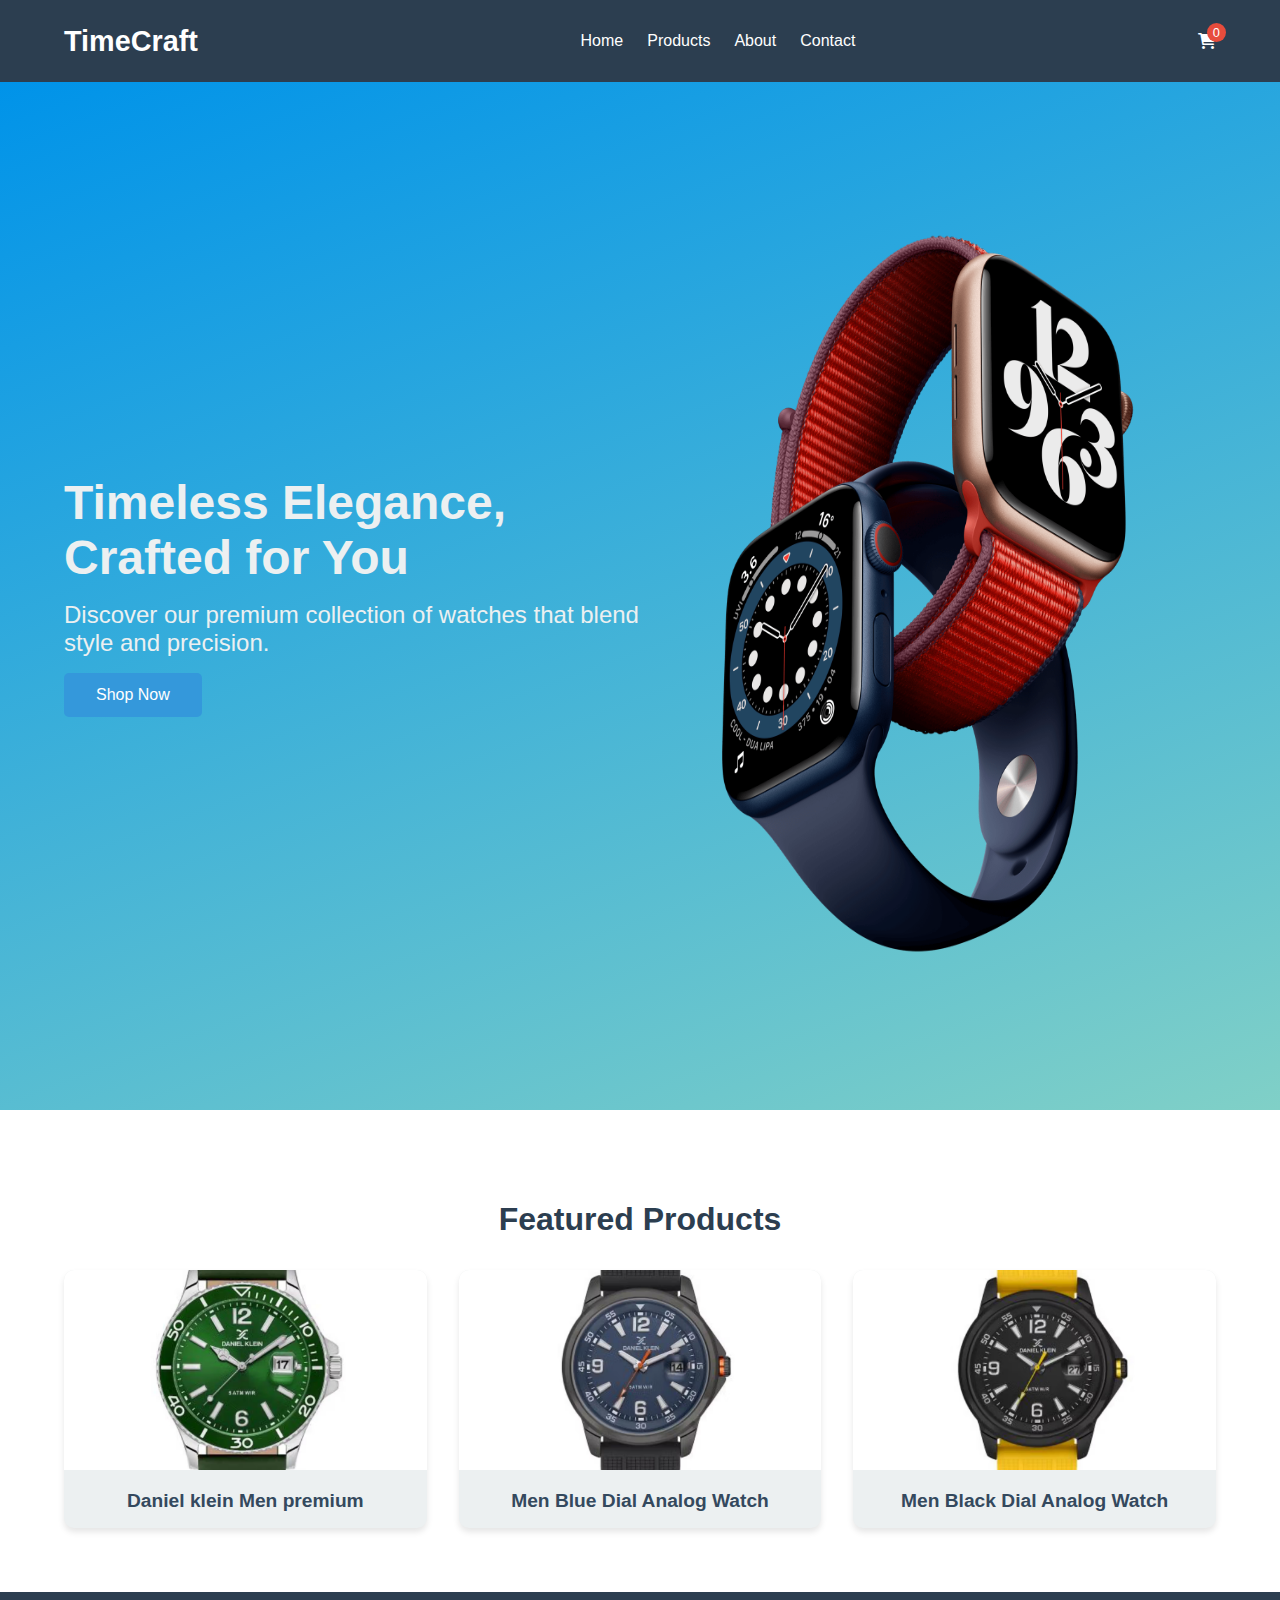
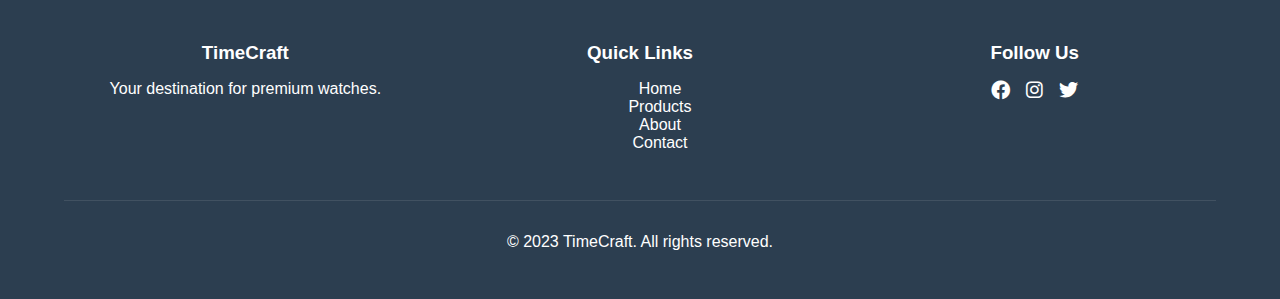
<file: index.html>
<!DOCTYPE html>
<html lang="en">
<head>
    <meta charset="UTF-8">
    <meta name="viewport" content="width=device-width, initial-scale=1.0">
    <title>TimeCraft - Premium Watches</title>
    <link rel="stylesheet" href="style.css">
    <link rel="stylesheet" href="https://cdnjs.cloudflare.com/ajax/libs/font-awesome/6.0.0/css/all.min.css">
</head>
<body>
    <!-- Navigation -->
    <nav class="navbar">
        <div class="logo">TimeCraft</div>
        <ul class="nav-links" id="nav-links">
            <li><a href="index.html">Home</a></li>
            <li><a href="products.html">Products</a></li>
            <li><a href="#about">About</a></li>
            <li><a href="#contact">Contact</a></li>
        </ul>
        <div class="cart-icon" id="cart-icon">
            <i class="fas fa-shopping-cart"></i>
            <span class="cart-count">0</span>
        </div>
        <div class="hamburger" id="hamburger">☰</div>
    </nav>

    
   <!-- Hero Section -->
<section class="hero">
    <div class="hero-content">
        <h1 id="hero-heading">Timeless Elegance, Crafted for You</h1>
        <p>Discover our premium collection of watches that blend style and precision.</p>
        <a href="products.html" class="cta">Shop Now</a>
    </div>
    <div class="hero-image">
        <img id="hero-image" src="/Luxury-Watch-PNG-Photos.png" alt="Premium Watch">
    </div>
</section>
    
    
    <!-- Featured Products Section -->

    <section class="featured-products">
        <h2>Featured Products</h2>
        <div class="product-grids">
            <div class="product-cards">
                <img src="/futured product1.avif" alt="Classic Leather Watch">
                <h3>Daniel klein Men premium</h3>
                <p></p>
                <!-- <a href="product-detail.html?id=1" class="cta">View Details</a> -->
            </div>
            <div class="product-cards">
                <img src="/futured product2.avif" alt="Sport Chronograph Watch">
                <h3>Men Blue Dial Analog Watch</h3>
                <p></p>
                <!-- <a href="product-detail.html?id=2" class="cta">View Details</a> -->
            </div>
            <div class="product-cards">
                <img src="/futured product 3.avif" alt="Luxury Gold Watch">
                <h3>Men Black Dial Analog Watch</h3>
                <p></p>
                <!-- <a href="product-detail.html?id=3" class="cta">View Details</a> -->
            </div>
        </div>
    </section>


    <!-- Footer -->
    <footer class="footer">
        <div class="footer-content">
            <div class="footer-section">
                <h3>TimeCraft</h3>
                <p>Your destination for premium watches.</p>
            </div>
            <div class="footer-section">
                <h3>Quick Links</h3>
                <ul>
                    <li><a href="index.html">Home</a></li>
                    <li><a href="products.html">Products</a></li>
                    <li><a href="#about">About</a></li>
                    <li><a href="#contact">Contact</a></li>
                </ul>
            </div>
            <div class="footer-section">
                <h3>Follow Us</h3>
                <div class="social-icons">
                    <a href="#"><i class="fab fa-facebook"></i></a>
                    <a href="#"><i class="fab fa-instagram"></i></a>
                    <a href="#"><i class="fab fa-twitter"></i></a>
                </div>
            </div>
        </div>
        <div class="footer-bottom">
            <p>&copy; 2023 TimeCraft. All rights reserved.</p>
        </div>
    </footer>

    <!-- JavaScript -->
    <script src="script.js"></script>
</body>
</html>
</file>
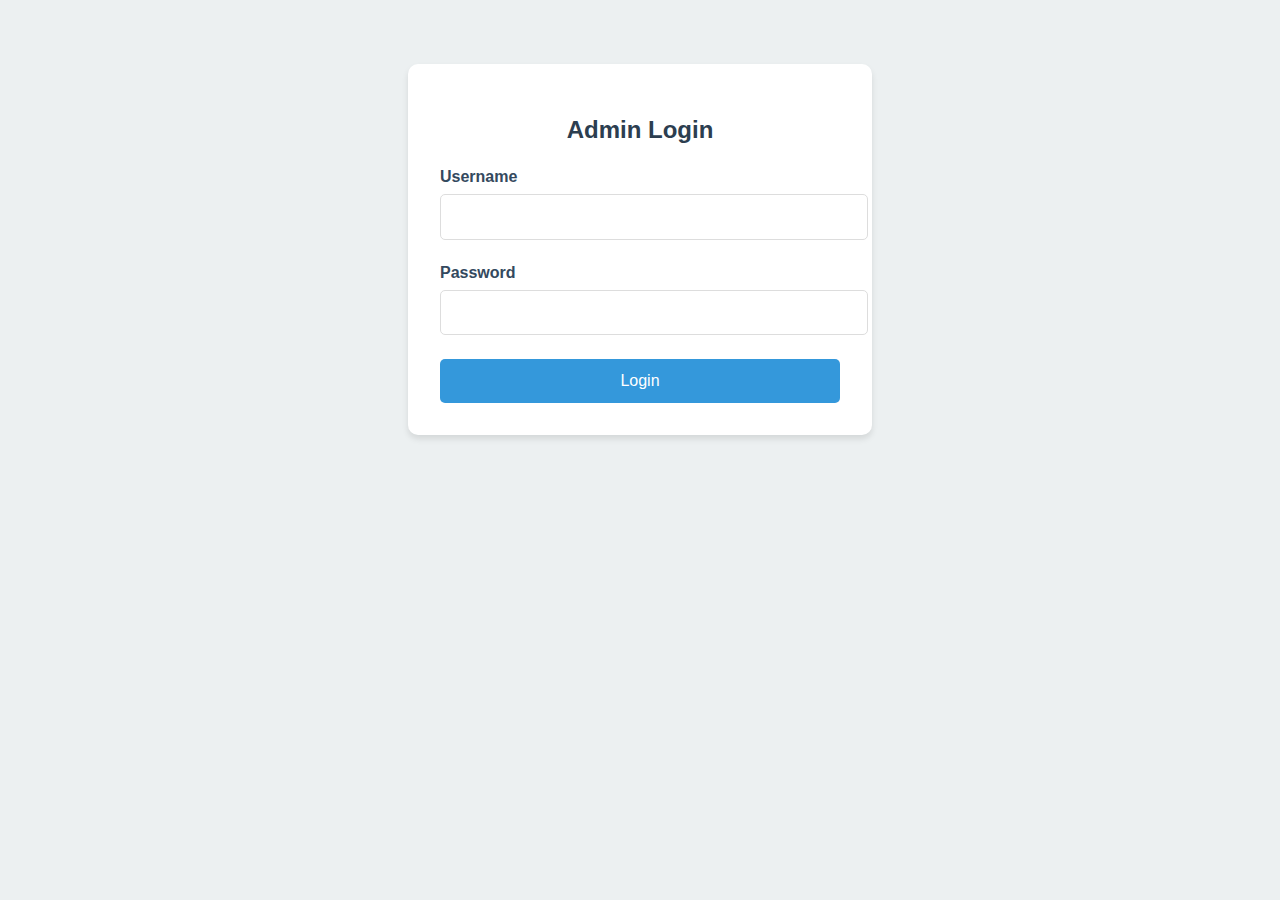
<file: admin.html>
<!DOCTYPE html>
<html lang="en">
<head>
    <meta charset="UTF-8">
    <meta name="viewport" content="width=device-width, initial-scale=1.0">
    <title>Admin Panel - TimeCraft</title>
    <link rel="stylesheet" href="style.css">
</head>
<body>
    <!-- Admin Login Section -->
    <section class="admin-login">
        <h2>Admin Login</h2>
        <form id="login-form">
            <div class="form-group">
                <label for="username">Username</label>
                <input type="text" id="username" name="username" required>
            </div>
            <div class="form-group">
                <label for="password">Password</label>
                <input type="password" id="password" name="password" required>
            </div>
            <button type="submit" class="cta">Login</button>
        </form>
    </section>

    <!-- Admin Dashboard (Hidden by Default) -->
    <section class="admin-dashboard" id="admin-dashboard" style="display: none;">
        <h2>Admin Dashboard</h2>

        <!-- Product Management Section -->
        <div class="product-management">
            <h3>Manage Products</h3>
            <form id="product-form">
                <div class="form-group">
                    <label for="product-name">Product Name (English)</label>
                    <input type="text" id="product-name-en" name="product-name-en" required>
                </div>
                <div class="form-group">
                    <label for="product-name">Product Name (Spanish)</label>
                    <input type="text" id="product-name-es" name="product-name-es" required>
                </div>
                <div class="form-group">
                    <label for="product-name">Product Name (French)</label>
                    <input type="text" id="product-name-fr" name="product-name-fr" required>
                </div>
                <div class="form-group">
                    <label for="product-description">Description (English)</label>
                    <textarea id="product-description-en" name="product-description-en" required></textarea>
                </div>
                <div class="form-group">
                    <label for="product-description">Description (Spanish)</label>
                    <textarea id="product-description-es" name="product-description-es" required></textarea>
                </div>
                <div class="form-group">
                    <label for="product-description">Description (French)</label>
                    <textarea id="product-description-fr" name="product-description-fr" required></textarea>
                </div>
                <div class="form-group">
                    <label for="product-image">Product Image URL</label>
                    <input type="url" id="product-image" name="product-image" required>
                </div>
                <div class="form-group">
                    <label for="product-price">Price</label>
                    <input type="number" id="product-price" name="product-price" step="0.01" required>
                </div>
                <button type="submit" class="cta">Add Product</button>
            </form>
        </div>

        <!-- Product List -->
        <div class="product-list">
            <h3>Product List</h3>
            <table id="product-table">
                <thead>
                    <tr>
                        <th>Image</th>
                        <th>Name (English)</th>
                        <th>Name (Spanish)</th>
                        <th>Name (French)</th>
                        <th>Price</th>
                        <th>Actions</th>
                    </tr>
                </thead>
                <tbody>
                    <!-- Products will be dynamically inserted here -->
                </tbody>
            </table>
        </div>
    </section>

    <!-- JavaScript -->
    <script src="script.js"></script>
</body>
</html>
</file>
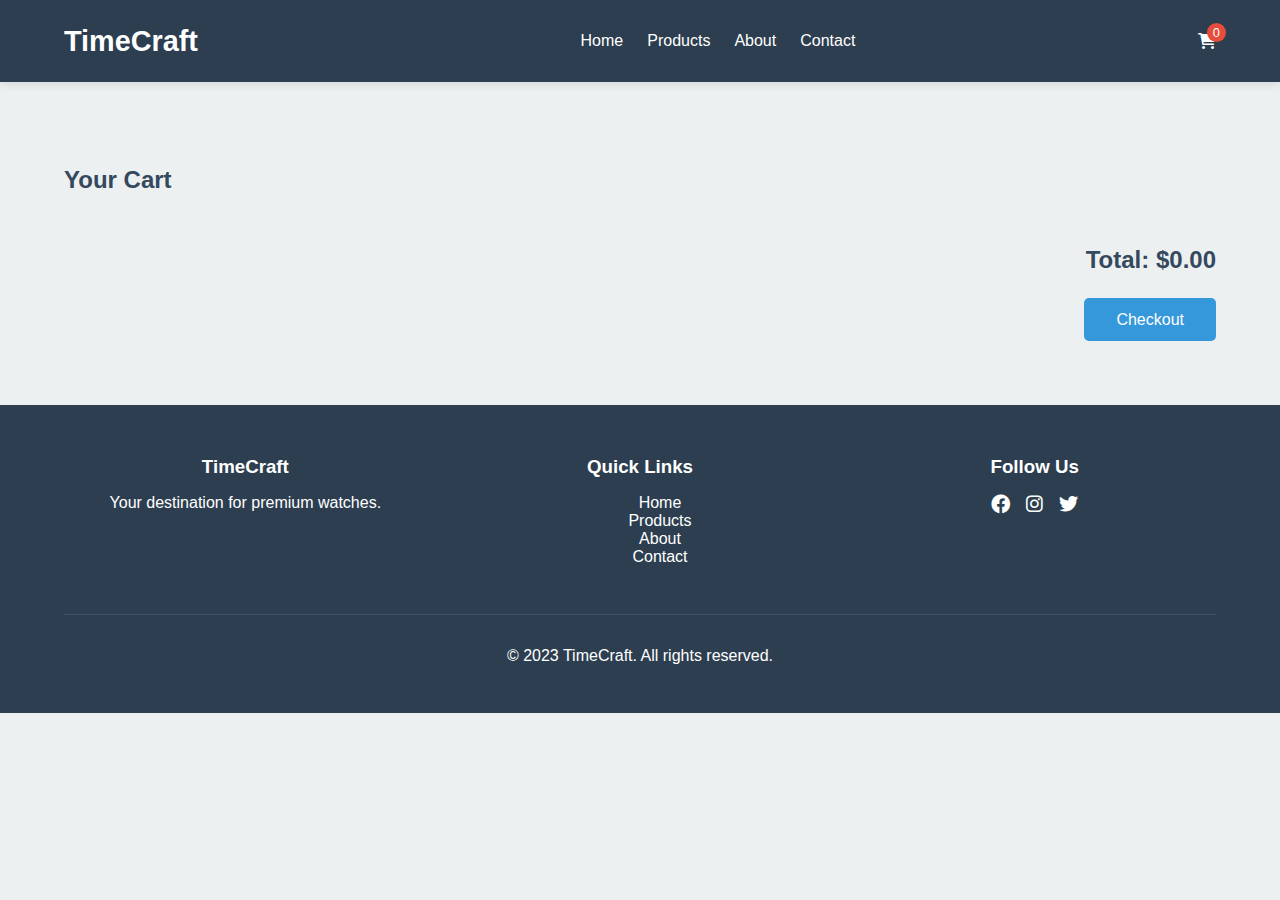
<file: cart.html>
<!DOCTYPE html>
<html lang="en">
<head>
    <meta charset="UTF-8">
    <meta name="viewport" content="width=device-width, initial-scale=1.0">
    <title>Cart - TimeCraft</title>
    <link rel="stylesheet" href="style.css">
    <link rel="stylesheet" href="https://cdnjs.cloudflare.com/ajax/libs/font-awesome/6.0.0/css/all.min.css">
</head>
<body>
    <!-- Navigation -->
    <nav class="navbar">
        <div class="logo">TimeCraft</div>
        <ul class="nav-links" id="nav-links">
            <li><a href="index.html">Home</a></li>
            <li><a href="products.html">Products</a></li>
            <li><a href="#about">About</a></li>
            <li><a href="#contact">Contact</a></li>
        </ul>
        <div class="cart-icon" id="cart-icon">
            <i class="fas fa-shopping-cart"></i>
            <span class="cart-count">0</span>
        </div>
        <div class="hamburger" id="hamburger">☰</div>
    </nav>

    <!-- Cart Section -->
    <section class="cart">
        <h2>Your Cart</h2>
        <div class="cart-items" id="cart-items">
            <!-- Cart items will be dynamically inserted here -->
        </div>
        <div class="cart-summary">
            <h3>Total: <span id="total-price">$0.00</span></h3>
            <a href="checkout.html" class="cta">Checkout</a>
        </div>
    </section>

    <!-- Footer -->
    <footer class="footer">
        <div class="footer-content">
            <div class="footer-section">
                <h3>TimeCraft</h3>
                <p>Your destination for premium watches.</p>
            </div>
            <div class="footer-section">
                <h3>Quick Links</h3>
                <ul>
                    <li><a href="index.html">Home</a></li>
                    <li><a href="products.html">Products</a></li>
                    <li><a href="#about">About</a></li>
                    <li><a href="#contact">Contact</a></li>
                </ul>
            </div>
            <div class="footer-section">
                <h3>Follow Us</h3>
                <div class="social-icons">
                    <a href="#"><i class="fab fa-facebook"></i></a>
                    <a href="#"><i class="fab fa-instagram"></i></a>
                    <a href="#"><i class="fab fa-twitter"></i></a>
                </div>
            </div>
        </div>
        <div class="footer-bottom">
            <p>&copy; 2023 TimeCraft. All rights reserved.</p>
        </div>
    </footer>

    <!-- JavaScript -->
    <script src="script.js"></script>
</body>
</html>
</file>
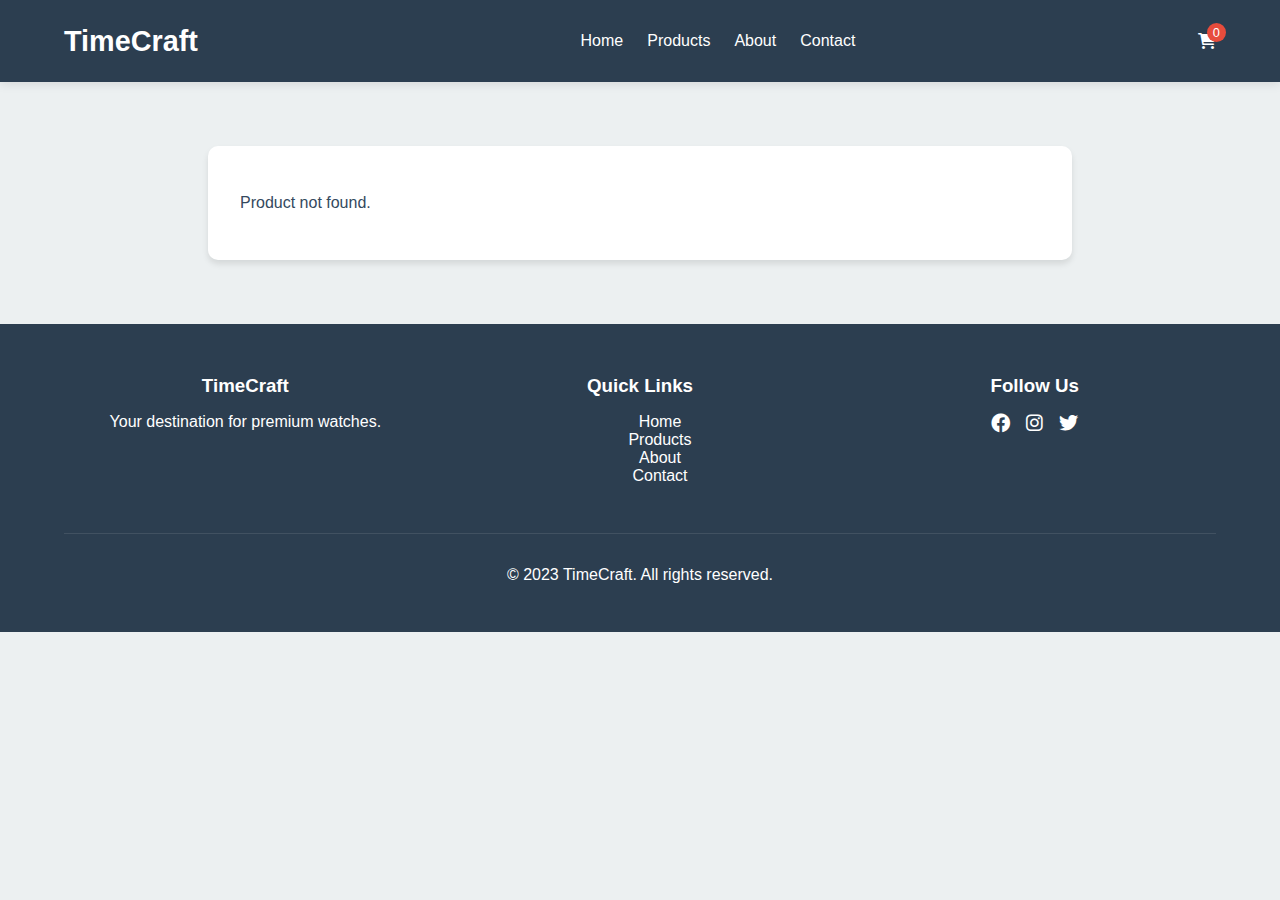
<file: product-detail.html>
<!DOCTYPE html>
<html lang="en">
<head>
    <meta charset="UTF-8">
    <meta name="viewport" content="width=device-width, initial-scale=1.0">
    <title>Product Details - TimeCraft</title>
    <link rel="stylesheet" href="style.css">
    <link rel="stylesheet" href="https://cdnjs.cloudflare.com/ajax/libs/font-awesome/6.0.0/css/all.min.css">
</head>
<body>
    <!-- Navigation -->
    <nav class="navbar">
        <div class="logo">TimeCraft</div>
        <ul class="nav-links" id="nav-links">
            <li><a href="index.html">Home</a></li>
            <li><a href="products.html">Products</a></li>
            <li><a href="#about">About</a></li>
            <li><a href="#contact">Contact</a></li>
        </ul>
        <div class="cart-icon" id="cart-icon">
            <i class="fas fa-shopping-cart"></i>
            <span class="cart-count">0</span>
        </div>
        <div class="hamburger" id="hamburger">☰</div>
    </nav>

    <!-- Product Detail Section -->
    <section class="product-detail" id="product-detail">
        <div class="detail-container" id="detail-container">
            <!-- Product details will be dynamically inserted here -->
        </div>
    </section>

    <!-- Footer -->
    <footer class="footer">
        <div class="footer-content">
            <div class="footer-section">
                <h3>TimeCraft</h3>
                <p>Your destination for premium watches.</p>
            </div>
            <div class="footer-section">
                <h3>Quick Links</h3>
                <ul>
                    <li><a href="index.html">Home</a></li>
                    <li><a href="products.html">Products</a></li>
                    <li><a href="#about">About</a></li>
                    <li><a href="#contact">Contact</a></li>
                </ul>
            </div>
            <div class="footer-section">
                <h3>Follow Us</h3>
                <div class="social-icons">
                    <a href="#"><i class="fab fa-facebook"></i></a>
                    <a href="#"><i class="fab fa-instagram"></i></a>
                    <a href="#"><i class="fab fa-twitter"></i></a>
                </div>
            </div>
        </div>
        <div class="footer-bottom">
            <p>&copy; 2023 TimeCraft. All rights reserved.</p>
        </div>
    </footer>

    <!-- JavaScript -->
    <script src="script.js"></script>
</body>
</html>
</file>
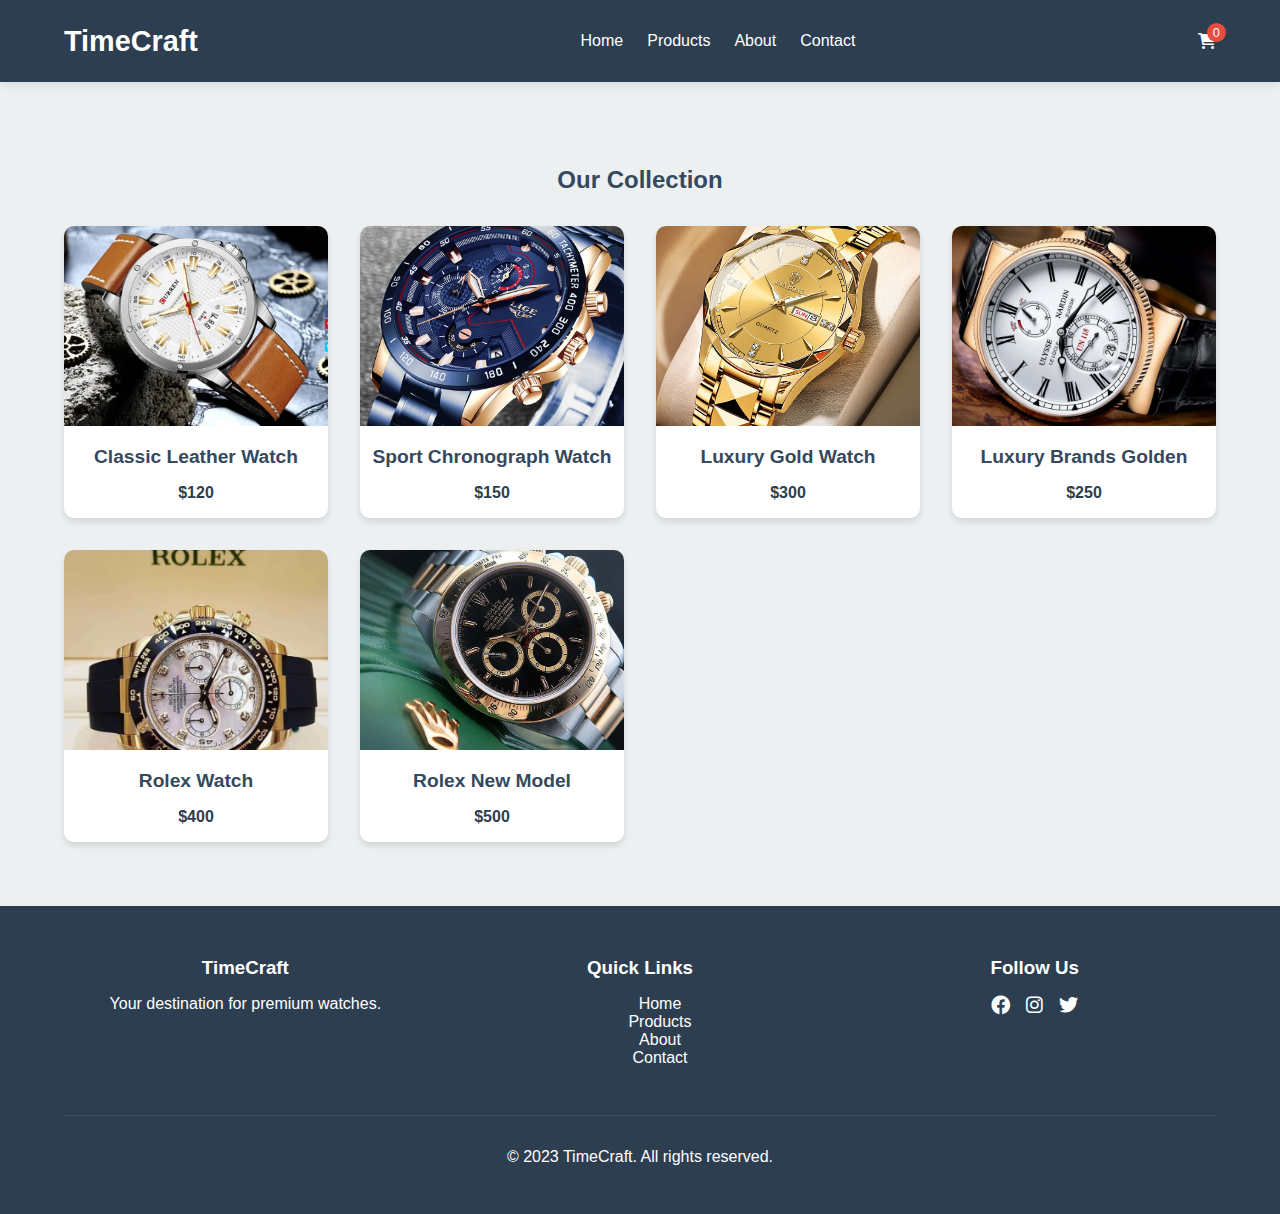
<file: products.html>
<!DOCTYPE html>
<html lang="en">
<head>
    <meta charset="UTF-8">
    <meta name="viewport" content="width=device-width, initial-scale=1.0">
    <title>Products - TimeCraft</title>
    <link rel="stylesheet" href="style.css">
    <link rel="stylesheet" href="https://cdnjs.cloudflare.com/ajax/libs/font-awesome/6.0.0/css/all.min.css">
</head>
<body>
    <!-- Navigation -->
    <nav class="navbar">
        <div class="logo">TimeCraft</div>
        <ul class="nav-links" id="nav-links">
            <li><a href="index.html">Home</a></li>
            <li><a href="products.html">Products</a></li>
            <li><a href="#about">About</a></li>
            <li><a href="#contact">Contact</a></li>
        </ul>
        <div class="cart-icon" id="cart-icon">
            <i class="fas fa-shopping-cart"></i>
            <span class="cart-count">0</span>
        </div>
        <div class="hamburger" id="hamburger">☰</div>
    </nav>

    <!-- Products Section -->
    <section class="products">
        <h2>Our Collection</h2>
        <div class="product-grid" id="product-grid">
            <!-- Products will be dynamically inserted here -->
        </div>
    </section>

    <!-- Footer -->
    <footer class="footer">
        <div class="footer-content">
            <div class="footer-section">
                <h3>TimeCraft</h3>
                <p>Your destination for premium watches.</p>
            </div>
            <div class="footer-section">
                <h3>Quick Links</h3>
                <ul>
                    <li><a href="index.html">Home</a></li>
                    <li><a href="products.html">Products</a></li>
                    <li><a href="#about">About</a></li>
                    <li><a href="#contact">Contact</a></li>
                </ul>
            </div>
            <div class="footer-section">
                <h3>Follow Us</h3>
                <div class="social-icons">
                    <a href="#"><i class="fab fa-facebook"></i></a>
                    <a href="#"><i class="fab fa-instagram"></i></a>
                    <a href="#"><i class="fab fa-twitter"></i></a>
                </div>
            </div>
        </div>
        <div class="footer-bottom">
            <p>&copy; 2023 TimeCraft. All rights reserved.</p>
        </div>
    </footer>

    <!-- JavaScript -->
    <script src="script.js"></script>
</body>
</html>
</file>
<file: style.css>
:root {
    --primary: #2c3e50; /* Dark Blue */
    --secondary: #3498db; /* Light Blue */
    --accent: #e74c3c; /* Red */
    --dark: #34495e; /* Darker Blue */
    --light: #ecf0f1; /* Light Gray */
}

/* General Styles */
body {
    font-family: 'Poppins', sans-serif;
    margin: 0;
    padding: 0;
    color: var(--dark);
    background: var(--light);
}

a {
    text-decoration: none;
    color: inherit;
}
/* Admin Login Section */
.admin-login {
    max-width: 400px;
    margin: 4rem auto;
    padding: 2rem;
    background: white;
    border-radius: 10px;
    box-shadow: 0 4px 6px rgba(0, 0, 0, 0.1);
}

.admin-login h2 {
    text-align: center;
    margin-bottom: 1.5rem;
    color: var(--primary);
}

.admin-login .form-group {
    margin-bottom: 1.5rem;
}

.admin-login label {
    display: block;
    margin-bottom: 0.5rem;
    font-weight: 600;
    color: var(--dark);
}

.admin-login input {
    width: 100%;
    padding: 0.8rem;
    border: 1px solid #ddd;
    border-radius: 5px;
    font-size: 1rem;
}

.admin-login .cta {
    width: 100%;
    background: var(--secondary);
    color: white;
    border: none;
    padding: 0.8rem;
    font-size: 1rem;
    cursor: pointer;
    border-radius: 5px;
    transition: background 0.3s ease;
}

.admin-login .cta:hover {
    background: var(--accent);
}

/* Admin Dashboard Section */
.admin-dashboard {
    max-width: 600px;
    margin: 4rem auto;
    padding: 2rem;
    background: white;
    border-radius: 10px;
    box-shadow: 0 4px 6px rgba(0, 0, 0, 0.1);
}

.admin-dashboard h2 {
    text-align: center;
    margin-bottom: 1.5rem;
    color: var(--primary);
}

.admin-dashboard .form-group {
    margin-bottom: 1.5rem;
}

.admin-dashboard label {
    display: block;
    margin-bottom: 0.5rem;
    font-weight: 600;
    color: var(--dark);
}

.admin-dashboard input {
    width: 100%;
    padding: 0.8rem;
    border: 1px solid #ddd;
    border-radius: 5px;
    font-size: 1rem;
}

.admin-dashboard .cta {
    width: 100%;
    background: var(--secondary);
    color: white;
    border: none;
    padding: 0.8rem;
    font-size: 1rem;
    cursor: pointer;
    border-radius: 5px;
    transition: background 0.3s ease;
}

.admin-dashboard .cta:hover {
    background: var(--accent);
}
/* Product Management Section */
.product-management {
    margin-bottom: 2rem;
}

.product-management h3 {
    margin-bottom: 1rem;
    color: var(--primary);
}

.product-management .form-group {
    margin-bottom: 1rem;
}

.product-management label {
    display: block;
    margin-bottom: 0.5rem;
    font-weight: 600;
    color: var(--dark);
}

.product-management input,
.product-management textarea {
    width: 100%;
    padding: 0.8rem;
    border: 1px solid #ddd;
    border-radius: 5px;
    font-size: 1rem;
}

.product-management textarea {
    resize: vertical;
}

/* Product List Table */
.product-list table {
    width: 100%;
    border-collapse: collapse;
    margin-top: 1rem;
}

.product-list th,
.product-list td {
    padding: 0.8rem;
    border: 1px solid #ddd;
    text-align: left;
}

.product-list th {
    background: var(--primary);
    color: white;
}

.product-list td img {
    width: 50px;
    height: 50px;
    object-fit: cover;
    border-radius: 5px;
}

.product-list .actions button {
    background: var(--accent);
    color: white;
    border: none;
    padding: 0.5rem 1rem;
    border-radius: 5px;
    cursor: pointer;
    transition: background 0.3s ease;
}

.product-list .actions button:hover {
    background: var(--primary);
}
/* Navigation */
.navbar {
    display: flex;
    justify-content: space-between;
    align-items: center;
    padding: 1rem 5%;
    background: var(--primary);
    color: white;
    box-shadow: 0 2px 10px rgba(0, 0, 0, 0.1);
}

.logo {
    font-size: 1.8rem;
    font-weight: 700;
}

.nav-links {
    list-style: none;
    display: flex;
    gap: 1.5rem;
}

.nav-links a {
    color: white;
    text-decoration: none;
    font-weight: 500;
}

.cart-icon {
    cursor: pointer;
    position: relative;
    display: flex;
    align-items: center;
    gap: 0.5rem;
}

.cart-count {
    background: var(--accent);
    color: white;
    border-radius: 50%;
    padding: 2px 8px;
    font-size: 0.9rem;
}

.hamburger {
    display: none;
    font-size: 1.5rem;
    cursor: pointer;
}
/* Navigation */
.navbar {
    display: flex;
    justify-content: space-between;
    align-items: center;
    padding: 1rem 5%;
    background: var(--primary);
    color: white;
    box-shadow: 0 2px 10px rgba(0, 0, 0, 0.1);
}

.nav-links {
    list-style: none;
    display: flex;
    gap: 1.5rem;
}

.nav-links a {
    color: white;
    text-decoration: none;
    font-weight: 500;
}

.cart-icon {
    cursor: pointer;
    position: relative;
    display: flex;
    align-items: center;
    gap: 0.5rem;
}

.cart-count {
    position: absolute;
    top: -10px;
    right: -10px;
    background: var(--accent);
    color: white;
    border-radius: 50%;
    padding: 2px 6px;
    font-size: 0.8rem;
}

.hamburger {
    display: none;
    font-size: 1.5rem;
    cursor: pointer;
}

/* Responsive Design for Navigation */
@media (max-width: 768px) {
    .nav-links {
        display: none;
        flex-direction: column;
        background: var(--primary);
        position: absolute;
        top: 60px; /* Adjust based on navbar height */
        left: 0;
        width: 100%;
        padding: 1rem;
        box-shadow: 0 4px 6px rgba(0, 0, 0, 0.1);
    }

    .nav-links.active {
        display: flex;
    }

    .hamburger {
        display: block;
    }
}

/* Hero Section */
.hero {
    display: flex;
    align-items: center;
    justify-content: space-between;
    padding: 4rem 5%;
    /* background: linear-gradient(135deg, var(--light) 0%, #ffffff 100%); */
    background-color: #0093E9;
background-image: linear-gradient(160deg, #0093E9 0%, #80D0C7 100%);

    /* background-image: url('/responsive.webp'); */
    height: 100vh;
    /* background-size: 100% 100%; */
}

.hero-content {
    max-width: 50%;
}
.hero-image img{
    height: 80vh;
    width: 100%;
}

.hero h1 {
    font-size: 3rem;
    margin: 0;
    color:var(--light);
}

.hero p {
    font-size: 1.5rem;
    margin: 1rem 0;
    color: var(--light);
}

.cta {
    background: var(--secondary);
    color: white;
    border: none;
    padding: 0.8rem 2rem;
    font-size: 1rem;
    cursor: pointer;
    border-radius: 5px;
    transition: background 0.3s ease;
    text-decoration: none;
    display: inline-block;
}

.cta:hover {
    background: var(--accent);
}




/* Featured Products Section */
.featured-products {
    padding: 4rem 5%;
    text-align: center;
    background: white;
}

.featured-products h2 {
    font-size: 2rem;
    margin-bottom: 2rem;
    color: var(--primary);
}

.featured-products .product-grids {
    display: grid;
    grid-template-columns: repeat(auto-fit, minmax(250px, 1fr));
    gap: 2rem;
}

.featured-products .product-cards {
    background: var(--light);
    border-radius: 10px;
    box-shadow: 0 4px 6px rgba(0, 0, 0, 0.1);
    overflow: hidden;
    transition: transform 0.3s ease;
}

.featured-products .product-cards:hover {
    transform: translateY(-5px);
}

.featured-products .product-cards img {
    width: 100%;
    height: 200px;
    object-fit: cover;
}

.featured-products .product-cards h3 {
    margin: 1rem 0;
    font-size: 1.2rem;
    color: var(--dark);
}

.featured-products .product-cards p {
    color: var(--primary);
    font-weight: 600;
    margin-bottom: 1rem;
}

.featured-products .product-cards .cta {
    display: inline-block;
    margin-bottom: 1rem;
    background: var(--secondary);
    color: white;
    padding: 0.5rem 1rem;
    border-radius: 5px;
    transition: background 0.3s ease;
}

.featured-products .product-cards .cta:hover {
    background: var(--accent);
}

/* Products Section */
.products {
    padding: 4rem 5%;
    text-align: center;
}

.product-grid {
    display: grid;
    grid-template-columns: repeat(auto-fit, minmax(250px, 1fr));
    gap: 2rem;
    margin-top: 2rem;
}

.product-card {
    background: white;
    border-radius: 10px;
    box-shadow: 0 4px 6px rgba(0, 0, 0, 0.1);
    overflow: hidden;
    transition: transform 0.3s ease;
}

.product-card:hover {
    transform: translateY(-5px);
}

.product-card img {
    width: 100%;
    height: 200px;
    object-fit: cover;
}

.product-card h3 {
    margin: 1rem 0;
    font-size: 1.2rem;
}

.product-card p {
    color: var(--primary);
    font-weight: 600;
}

/* Product Detail Page */
.product-detail {
    padding: 4rem 5%;
    display: flex;
    justify-content: center;
    align-items: center;
}

.detail-container {
    display: flex;
    gap: 2rem;
    background: white;
    padding: 2rem;
    border-radius: 10px;
    box-shadow: 0 4px 6px rgba(0, 0, 0, 0.1);
    max-width: 800px;
    width: 100%;
}

.detail-image img {
    width: 300px;
    height: 300px;
    object-fit: cover;
    border-radius: 10px;
}

.detail-info {
    flex: 1;
}

.detail-info h2 {
    font-size: 2rem;
    margin-bottom: 1rem;
}

.detail-info .price {
    font-size: 1.5rem;
    color: var(--primary);
    font-weight: 600;
    margin-bottom: 1rem;
}

.detail-info .description {
    font-size: 1rem;
    color: var(--dark);
    margin-bottom: 2rem;
}

.detail-info .cta {
    background: var(--secondary);
    color: white;
    border: none;
    padding: 0.8rem 2rem;
    font-size: 1rem;
    cursor: pointer;
    border-radius: 5px;
    transition: background 0.3s ease;
}

.detail-info .cta:hover {
    background: var(--accent);
}

/* Cart Page */
.cart {
    padding: 4rem 5%;
}

.cart-items {
    display: flex;
    flex-direction: column;
    gap: 1rem;
}

.cart-item {
    display: flex;
    align-items: center;
    gap: 1rem;
    background: white;
    padding: 1rem;
    border-radius: 10px;
    box-shadow: 0 4px 6px rgba(0, 0, 0, 0.1);
}

.cart-item img {
    width: 80px;
    height: 80px;
    object-fit: cover;
    border-radius: 10px;
}

.cart-item .item-info {
    flex: 1;
}

.cart-item .item-info h3 {
    margin: 0;
    font-size: 1.2rem;
}

.cart-item .item-info p {
    margin: 0.5rem 0;
    color: var(--primary);
}

.cart-item button {
    background: var(--accent);
    color: white;
    border: none;
    padding: 0.5rem 1rem;
    border-radius: 5px;
    cursor: pointer;
    transition: background 0.3s ease;
}

.cart-item button:hover {
    background: var(--primary);
}

.cart-summary {
    margin-top: 2rem;
    text-align: right;
}

.cart-summary h3 {
    font-size: 1.5rem;
}

.cart-summary .cta {
    background: var(--secondary);
    color: white;
    border: none;
    padding: 0.8rem 2rem;
    font-size: 1rem;
    cursor: pointer;
    border-radius: 5px;
    transition: background 0.3s ease;
}

.cart-summary .cta:hover {
    background: var(--accent);
}
/* Cart Item Styles */
.cart-item {
    display: flex;
    align-items: center;
    gap: 1rem;
    background: white;
    padding: 1rem;
    border-radius: 10px;
    box-shadow: 0 4px 6px rgba(0, 0, 0, 0.1);
    margin-bottom: 1rem;
}

.cart-item img {
    width: 80px;
    height: 80px;
    object-fit: cover;
    border-radius: 10px;
}

.cart-item .item-info {
    flex: 1;
}

.cart-item .item-info h3 {
    margin: 0;
    font-size: 1.2rem;
    color: var(--dark);
}

.cart-item .item-info p {
    margin: 0.5rem 0;
    color: var(--primary);
}

.cart-item .remove-item {
    background: var(--accent);
    color: white;
    border: none;
    padding: 0.5rem 1rem;
    border-radius: 5px;
    cursor: pointer;
    transition: background 0.3s ease;
}

.cart-item .remove-item:hover {
    background: var(--primary);
}

/* Checkout Page */
.checkout {
    padding: 4rem 5%;
    max-width: 1200px;
    margin: 0 auto;
}

.checkout h2 {
    text-align: center;
    font-size: 2rem;
    margin-bottom: 2rem;
    color: var(--primary);
}

.checkout-container {
    display: flex;
    gap: 2rem;
}

.order-summary {
    flex: 1;
    background: white;
    padding: 1.5rem;
    border-radius: 10px;
    box-shadow: 0 4px 6px rgba(0, 0, 0, 0.1);
}

.order-summary h3 {
    font-size: 1.5rem;
    margin-bottom: 1rem;
    color: var(--dark);
}

.order-items {
    margin-bottom: 1.5rem;
}

.order-item {
    display: flex;
    align-items: center;
    gap: 1rem;
    margin-bottom: 1rem;
}

.order-item img {
    width: 60px;
    height: 60px;
    object-fit: cover;
    border-radius: 10px;
}

.order-item-info {
    flex: 1;
}

.order-item-info h4 {
    margin: 0;
    font-size: 1rem;
    color: var(--dark);
}

.order-item-info p {
    margin: 0.5rem 0;
    color: var(--primary);
}

.order-total {
    display: flex;
    justify-content: space-between;
    align-items: center;
    border-top: 1px solid #ddd;
    padding-top: 1rem;
}

.order-total h4 {
    font-size: 1.2rem;
    color: var(--dark);
}

.order-total span {
    font-size: 1.2rem;
    font-weight: 600;
    color: var(--primary);
}

.checkout-form {
    flex: 2;
    background: white;
    padding: 1.5rem;
    border-radius: 10px;
    box-shadow: 0 4px 6px rgba(0, 0, 0, 0.1);
}

.checkout-form h3 {
    font-size: 1.5rem;
    margin-bottom: 1rem;
    color: var(--dark);
}

.form-group {
    margin-bottom: 1.5rem;
}

.form-group label {
    display: block;
    margin-bottom: 0.5rem;
    font-weight: 600;
    color: var(--dark);
}

.form-group input,
.form-group textarea,
.form-group select {
    width: 100%;
    padding: 0.8rem;
    border: 1px solid #ddd;
    border-radius: 5px;
    font-size: 1rem;
}

.form-group textarea {
    resize: vertical;
}

.cta1 {
    width: 100%;
    background: var(--secondary);
    color: white;
    border: none;
    padding: 0.8rem;
    font-size: 1rem;
    cursor: pointer;
    border-radius: 5px;
    transition: background 0.3s ease;
}

.cta1:hover {
    background: var(--accent);
}

/* Responsive Design */
@media (max-width: 768px) {
    .checkout-container {
        flex-direction: column;
    }
}

/* Footer */
.footer {
    background: var(--primary);
    color: white;
    padding: 2rem 5%;
    text-align: center;
}

.footer-content {
    display: grid;
    grid-template-columns: repeat(auto-fit, minmax(200px, 1fr));
    gap: 2rem;
}

.footer-section h3 {
    margin-bottom: 1rem;
}
.footer-section ul{
    list-style-type: none;

}

.social-icons {
    display: flex;
    gap: 1rem;
    justify-content: center;
}

.social-icons a {
    color: white;
    font-size: 1.2rem;
    transition: color 0.3s ease;
}

.social-icons a:hover {
    color: var(--accent);
}

.footer-bottom {
    margin-top: 2rem;
    border-top: 1px solid rgba(255, 255, 255, 0.1);
    padding-top: 1rem;
}

/* Responsive Design */
@media (max-width: 768px) {
    .nav-links {
        display: none;
    }

    .hamburger {
        display: block;
    }

    .hero {
        flex-direction: column;
        text-align: center;
    }

    .hero-content {
        max-width: 100%;
    }

    .hero h1 {
        font-size: 2.5rem;
    }

    .hero p {
        font-size: 1rem;
    }
    .hero-image img{
        height: auto;
        /* margin-top: 15px; */
    }

    .detail-container {
        flex-direction: column;
        align-items: center;
    }

    .detail-image img {
        width: 100%;
        height: auto;
    }
}
</file>
